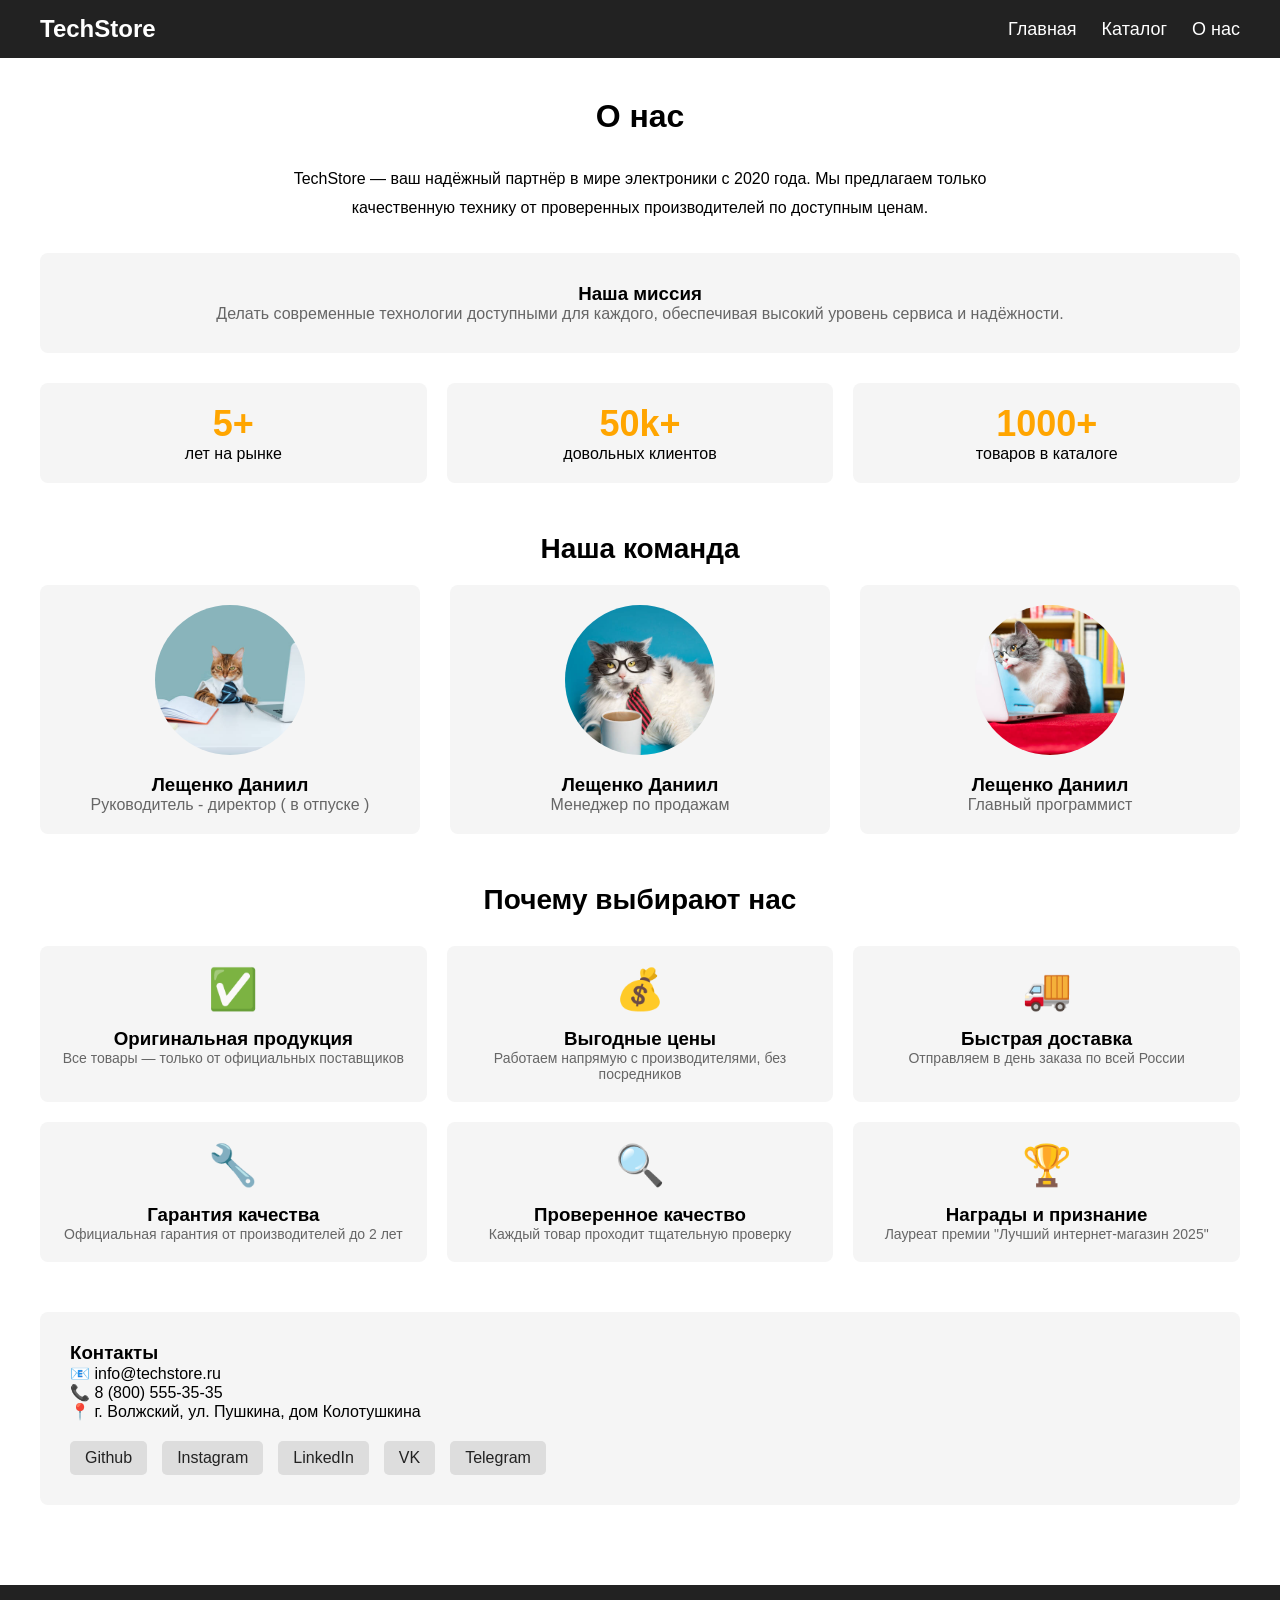
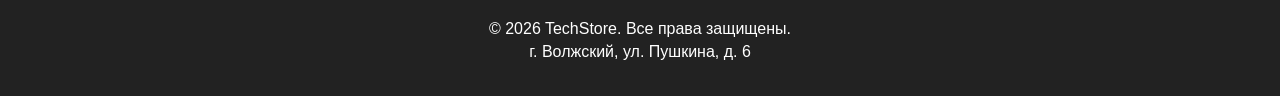
<file: about.html>
<!DOCTYPE html>
<html lang="ru-RU">

<head>
    <meta charset="UTF-8">
    <meta name="viewport" content="width=device-width,initial-scale=1">
    <title>О нас | TechStore</title>
    <link rel="stylesheet" href="css/style.css">
</head>

<body>
    <header>
        <div>
            <h2>TechStore</h2>
            <nav><a href="index.html">Главная</a><a href="catalog.html">Каталог</a><a href="about.html">О нас</a></nav>
        </div>
    </header>
    <main>
        <section class="about">
            <h1>О нас</h1>
            <div class="about-section">
                <div class="about-text">
                    <p>TechStore — ваш надёжный партнёр в мире электроники с 2020 года. Мы предлагаем только
                        качественную технику от проверенных производителей по доступным ценам.</p>
                </div>
                <div class="mission">
                    <h3>Наша миссия</h3>
                    <p>Делать современные технологии доступными для каждого, обеспечивая высокий уровень сервиса и
                        надёжности.</p>
                </div>
                <div class="achievements">
                    <div class="achievement">
                        <div class="number">5+</div>
                        <p>лет на рынке</p>
                    </div>
                    <div class="achievement">
                        <div class="number">50k+</div>
                        <p>довольных клиентов</p>
                    </div>
                    <div class="achievement">
                        <div class="number">1000+</div>
                        <p>товаров в каталоге</p>
                    </div>
                </div>
            </div>
            <div class="about-section">
                <h2>Наша команда</h2>
                <div class="team">
                    <article class="team-member"><img src="img/about/CEO.jpg" alt="CEO">
                        <h3>Лещенко Даниил</h3>
                        <p>Руководитель - директор ( в отпуске )</p>
                    </article>
                    <article class="team-member"><img src="img/about/manager.jpg" alt="Manager">
                        <h3>Лещенко Даниил</h3>
                        <p>Менеджер по продажам</p>
                    </article>
                    <article class="team-member"><img src="img/about/programmer.jpg" alt="Developer">
                        <h3>Лещенко Даниил</h3>
                        <p>Главный программист</p>
                    </article>
                </div>
            </div>
            <div class="about-section">
                <h2>Почему выбирают нас</h2>
                <div class="why-grid">
                    <div class="why-item">
                        <div class="why-icon">✅</div>
                        <h3>Оригинальная продукция</h3>
                        <p>Все товары — только от официальных поставщиков</p>
                    </div>
                    <div class="why-item">
                        <div class="why-icon">💰</div>
                        <h3>Выгодные цены</h3>
                        <p>Работаем напрямую с производителями, без посредников</p>
                    </div>
                    <div class="why-item">
                        <div class="why-icon">🚚</div>
                        <h3>Быстрая доставка</h3>
                        <p>Отправляем в день заказа по всей России</p>
                    </div>
                    <div class="why-item">
                        <div class="why-icon">🔧</div>
                        <h3>Гарантия качества</h3>
                        <p>Официальная гарантия от производителей до 2 лет</p>
                    </div>
                    <div class="why-item">
                        <div class="why-icon">🔍</div>
                        <h3>Проверенное качество</h3>
                        <p>Каждый товар проходит тщательную проверку</p>
                    </div>
                    <div class="why-item">
                        <div class="why-icon">🏆</div>
                        <h3>Награды и признание</h3>
                        <p>Лауреат премии "Лучший интернет-магазин 2025"</p>
                    </div>
                </div>
            </div>
            <div class="contacts">
                <h3>Контакты</h3>
                <p>📧 info@techstore.ru</p>
                <p>📞 8 (800) 555-35-35</p>
                <p>📍 г. Волжский, ул. Пушкина, дом Колотушкина</p>
                <div class="social-links"><a href="https://github.com/HoPMaLbHblu?tab=repositories">Github</a><a
                        href="#">Instagram</a><a href="#">LinkedIn</a><a href="#">VK</a><a href="#">Telegram</a></div>
            </div>
        </section>
    </main>
    <footer>
        <p>© 2026 TechStore. Все права защищены.</p>
        <p>г. Волжский, ул. Пушкина, д. 6</p>
    </footer>
</body>

</html>
</file>
<file: css/style.css>
* {
    margin: 0;
    padding: 0;
    box-sizing: border-box;
}

body {
    font-family: Arial, sans-serif;
    display: flex;
    flex-direction: column;
    min-height: 100vh;
}

html,
body {
    height: 100%;
}

.main {
    flex: 1;
}

header {
    background: #222;
    padding: 15px 0;
    position: sticky;
    top: 0;
    z-index: 100;
}

header div {
    width: 1200px;
    margin: 0 auto;
    display: flex;
    justify-content: space-between;
    align-items: center;
}

header h2 {
    color: white;
}

nav {
    display: flex;
    gap: 25px;
}

nav a {
    color: white;
    text-decoration: none;
    font-size: 18px;
    transition: 0.3s;
}

nav a:hover {
    color: orange;
}

.hero {
    height: 400px;
    display: flex;
    align-items: center;
    justify-content: center;
    text-align: center;
    background: linear-gradient(rgba(0, 0, 0, 0.5), rgba(0, 0, 0, 0.5)), url('../img/screenshots/hero-bg.jpg');
    background-size: cover;
    background-position: center;
}

.hero-content {
    background: rgba(0, 0, 0, 0.6);
    color: white;
    padding: 30px;
    width: 600px;
    border-radius: 10px;
}

.hero-content h1 {
    margin-bottom: 15px;
}

.hero-content p {
    margin-bottom: 20px;
}

.hero-btn {
    display: inline-block;
    padding: 12px 20px;
    background: orange;
    color: white;
    text-decoration: none;
    transition: 0.3s;
    border-radius: 5px;
}

.hero-btn:hover {
    background: darkorange;
    transform: translateY(-2px);
}

.popular {
    width: 1200px;
    margin: 40px auto;
}

.popular h2 {
    margin-bottom: 20px;
    font-size: 28px;
}

.popular-products {
    display: flex;
    gap: 20px;
}

.product-card {
    flex: 1;
    background: #f5f5f5;
    padding: 15px;
    text-align: center;
    transition: 0.3s;
    border-radius: 8px;
}

.product-card img {
    width: 100%;
    height: 200px;
    object-fit: cover;
    border-radius: 5px;
}

.product-card h3 {
    margin: 10px 0;
}

.price {
    font-size: 20px;
    font-weight: bold;
    color: orange;
    margin: 10px 0;
}

.rating {
    color: #ffc107;
    margin-bottom: 10px;
}

.product-card a,
.catalog-item button {
    display: inline-block;
    padding: 10px 15px;
    background: #222;
    color: white;
    text-decoration: none;
    transition: 0.3s;
    border-radius: 5px;
    border: none;
    cursor: pointer;
}

.product-card:hover {
    transform: translateY(-5px);
    box-shadow: 0 5px 15px rgba(0, 0, 0, 0.2);
}

.product-card a:hover,
.catalog-item button:hover {
    background: orange;
}

.advantages {
    width: 1200px;
    margin: 40px auto;
}

.advantages h2 {
    text-align: center;
    margin-bottom: 30px;
    font-size: 28px;
}

.advantages-grid {
    display: flex;
    gap: 20px;
    flex-wrap: wrap;
}

.advantage-card {
    flex: 1;
    text-align: center;
    padding: 20px;
    background: #f9f9f9;
    border-radius: 8px;
    transition: 0.3s;
}

.advantage-card:hover {
    transform: translateY(-5px);
}

.advantage-icon {
    font-size: 40px;
    margin-bottom: 15px;
}

.advantage-card p {
    color: #666;
}

.catalog {
    width: 1200px;
    margin: 40px auto;
}

.catalog h1 {
    text-align: center;
    margin-bottom: 30px;
    font-size: 32px;
}

.catalog-grid {
    display: grid;
    grid-template-columns: repeat(3, 1fr);
    gap: 20px;
}

.catalog-item {
    background: #f5f5f5;
    padding: 15px;
    text-align: center;
    border-radius: 8px;
    transition: 0.3s;
}

.catalog-item:hover {
    transform: translateY(-5px);
    box-shadow: 0 5px 15px rgba(0, 0, 0, 0.2);
}

.catalog-item img {
    width: 100%;
    height: 200px;
    object-fit: cover;
    border-radius: 5px;
}

.catalog-item h3 {
    margin: 10px 0;
}

.about {
    width: 1200px;
    margin: 40px auto;
}

.about h1 {
    text-align: center;
    margin-bottom: 30px;
    font-size: 32px;
}

.about-section {
    margin-bottom: 50px;
}

.about-section h2 {
    margin-bottom: 20px;
    font-size: 28px;
    text-align: center;
}

.about-text {
    line-height: 1.8;
    text-align: center;
    max-width: 800px;
    margin: 0 auto;
}

.mission {
    background: #f5f5f5;
    padding: 30px;
    border-radius: 8px;
    margin: 30px 0;
    text-align: center;
}

.mission p {
    color: #666;
}

.achievements {
    display: flex;
    justify-content: space-around;
    gap: 20px;
    margin: 30px 0;
    flex-wrap: wrap;
}

.achievement {
    text-align: center;
    flex: 1;
    padding: 20px;
    background: #f5f5f5;
    border-radius: 8px;
}

.achievement .number {
    font-size: 36px;
    font-weight: bold;
    color: orange;
}

.team {
    display: flex;
    gap: 30px;
    justify-content: center;
    flex-wrap: wrap;
}

.team-member {
    text-align: center;
    flex: 1;
    min-width: 200px;
    padding: 20px;
    background: #f5f5f5;
    border-radius: 8px;
    transition: 0.3s;
}

.team-member:hover {
    transform: translateY(-5px);
}

.team-member img {
    width: 150px;
    height: 150px;
    border-radius: 50%;
    object-fit: cover;
    margin-bottom: 15px;
}

.team-member p {
    color: #666;
}

.why-grid {
    display: grid;
    grid-template-columns: repeat(3, 1fr);
    gap: 20px;
    margin: 30px 0;
}

.why-item {
    text-align: center;
    padding: 20px;
    background: #f5f5f5;
    border-radius: 8px;
}

.why-icon {
    font-size: 40px;
    margin-bottom: 15px;
}

.why-item p {
    color: #666;
    font-size: 14px;
}

.contacts {
    margin: 30px 0;
    padding: 30px;
    background: #f5f5f5;
    border-radius: 8px;
}

.social-links {
    margin-top: 20px;
}

.social-links a {
    display: inline-block;
    margin-right: 15px;
    color: #222;
    text-decoration: none;
    padding: 8px 15px;
    background: #ddd;
    border-radius: 5px;
    transition: 0.3s;
}

.social-links a:hover {
    background: orange;
    color: white;
}

footer {
    background: #222;
    color: white;
    text-align: center;
    padding: 30px;
    margin-top: 40px;
}

footer p {
    margin: 5px 0;
}

footer a {
    color: orange;
    text-decoration: none;
}

@media (max-width: 1199px) {

    header div,
    .popular,
    .catalog,
    .about,
    .advantages {
        width: 90%;
        margin: 40px auto;
    }

    .catalog-grid {
        grid-template-columns: repeat(3, 1fr);
    }
}

@media (max-width: 768px) {
    header div {
        flex-direction: column;
        gap: 15px;
        text-align: center;
    }

    nav {
        flex-wrap: wrap;
        justify-content: center;
        gap: 15px;
    }

    .hero {
        height: 350px;
    }

    .hero-content {
        width: 90%;
    }

    .hero-content h1 {
        font-size: 24px;
    }

    .popular-products {
        flex-direction: column;
    }

    .catalog-grid {
        grid-template-columns: repeat(2, 1fr);
    }

    .advantages-grid {
        flex-direction: column;
    }

    .why-grid {
        grid-template-columns: repeat(2, 1fr);
    }

    .achievements {
        flex-direction: column;
    }

    .team {
        flex-direction: column;
        align-items: center;
    }

    .team-member {
        width: 80%;
    }
}

@media (max-width: 575px) {
    nav {
        flex-direction: column;
        gap: 10px;
    }

    nav a {
        display: block;
        padding: 10px;
        background: #333;
        text-align: center;
        border-radius: 5px;
    }

    .hero {
        height: 300px;
    }

    .hero-content h1 {
        font-size: 20px;
    }

    .hero-content p {
        font-size: 14px;
    }

    .product-card img,
    .catalog-item img {
        height: 150px;
    }

    .catalog-grid {
        grid-template-columns: 1fr;
    }

    .why-grid {
        grid-template-columns: 1fr;
    }

    .team-member {
        width: 100%;
    }

    footer {
        padding: 20px;
    }
}
</file>
